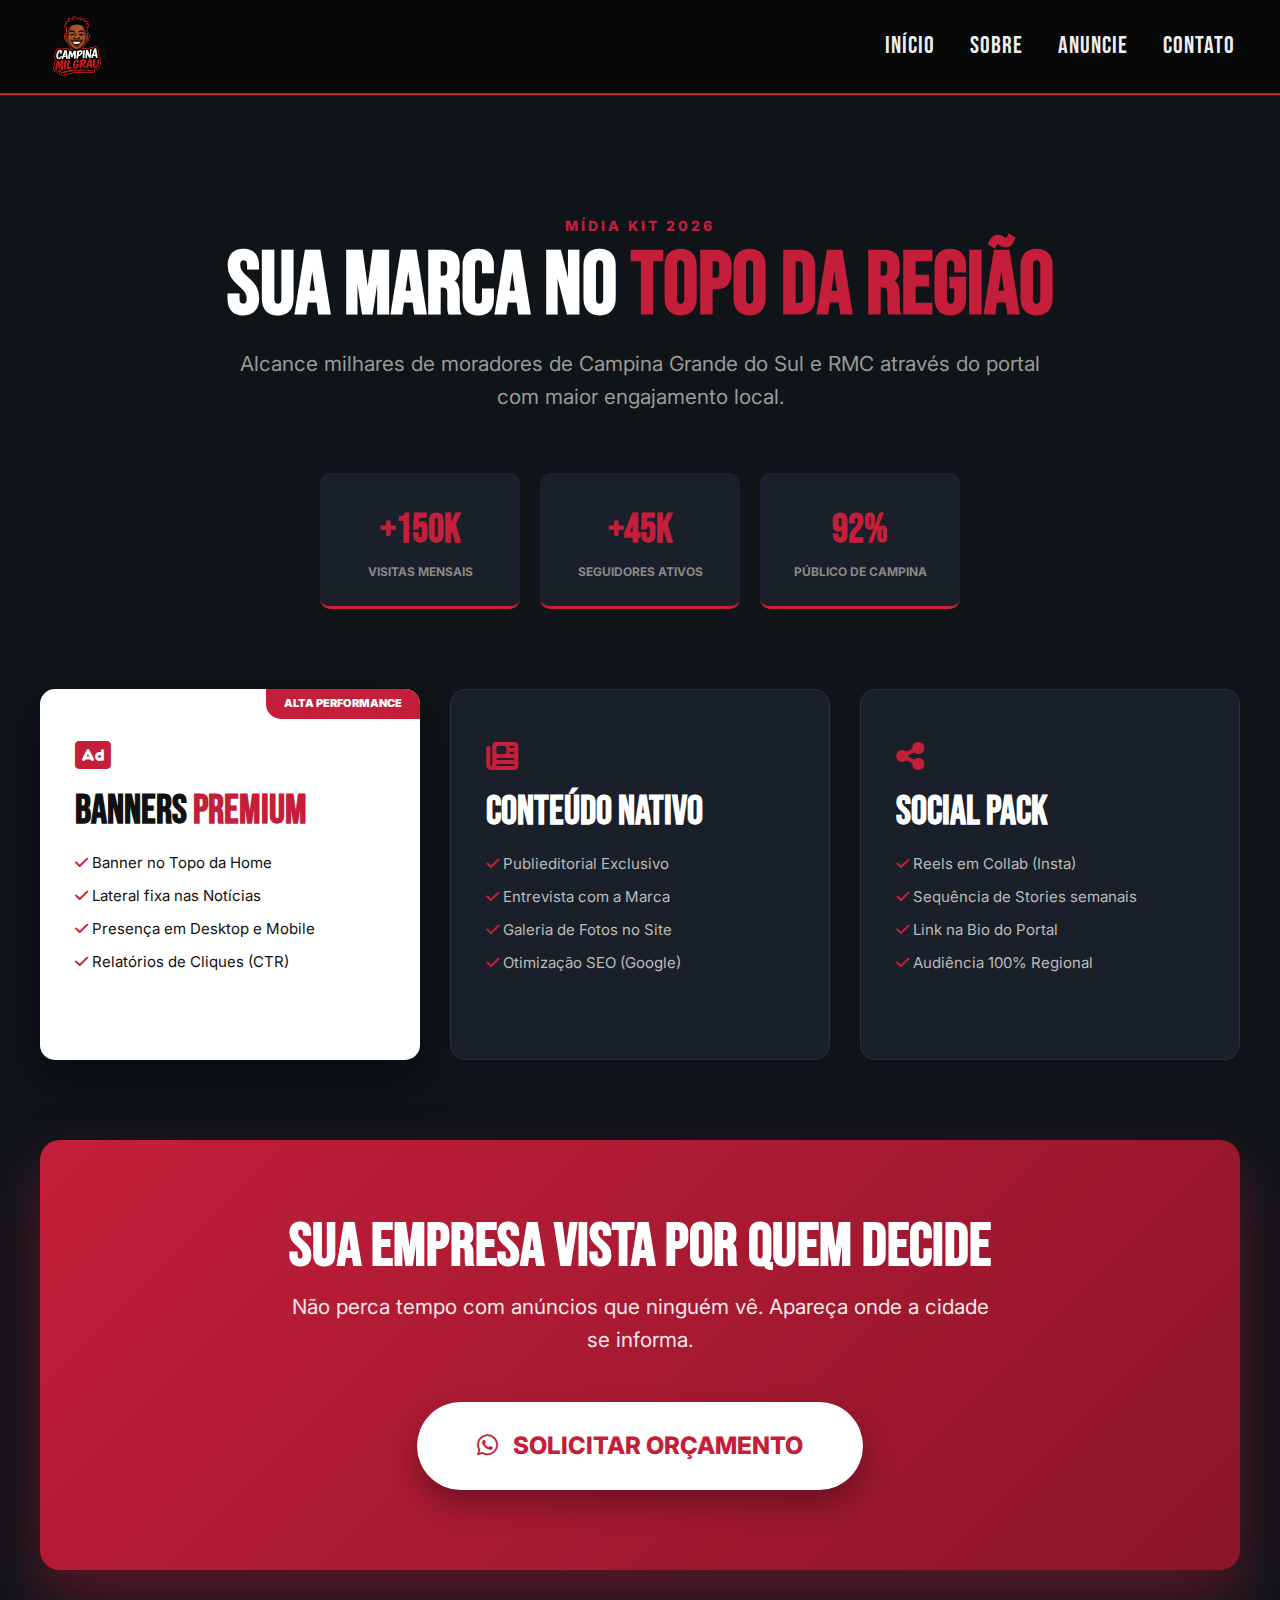
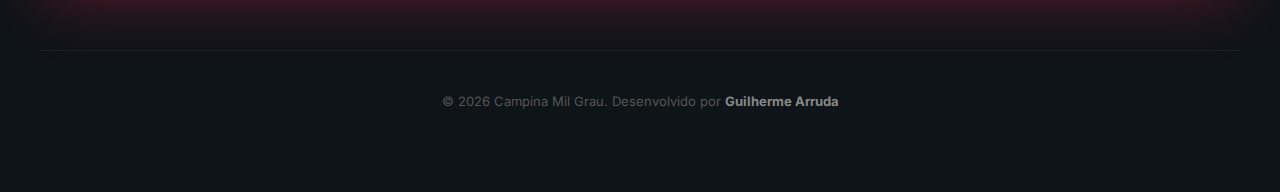
<file: anuncie.html>
<!DOCTYPE html>
<html lang="pt-br">
<head>
    <meta charset="UTF-8">
    <meta name="viewport" content="width=device-width, initial-scale=1.0">
    <title>Anuncie - Campina Mil Grau</title>
    <link href="https://fonts.googleapis.com/css2?family=Bebas+Neue&family=Inter:wght@400;700;800&display=swap" rel="stylesheet">
    <link rel="stylesheet" href="https://cdnjs.cloudflare.com/ajax/libs/font-awesome/6.5.1/css/all.min.css">
    <link rel="stylesheet" href="assets/css/styles.css">
</head>
<body style="background-color: #0f1419; color: white;">

    <header class="header">
        <div class="container navbar">
            <div class="logo">
                <a href="index.html"><img src="assets/images/logo.png" alt="Logo" style="height: 65px;"></a>
            </div>
            <nav class="nav-menu">
                <a href="index.html">Início</a>
                <a href="sobre.html">Sobre</a>
                <a href="anuncie.html" style="color: #c41e3a;">Anuncie</a>
                <a href="contato.html">Contato</a>
            </nav>
        </div>
    </header>

    <main class="container" style="padding: 120px 20px 80px 20px; text-align: center;">
        
        <p style="color: #c41e3a; font-weight: 800; letter-spacing: 3px; text-transform: uppercase; font-size: 14px; margin-bottom: 10px;">Mídia Kit 2026</p>
        <h1 style="font-family:'Bebas Neue', sans-serif; font-size: clamp(3rem, 10vw, 5.5rem); color: white; margin-bottom: 20px; line-height: 0.9;">
            SUA MARCA NO <span style="color: #c41e3a;">TOPO DA REGIÃO</span>
        </h1>
        <p style="font-size: 1.3rem; color: #999; max-width: 800px; margin: 0 auto 60px;">
            Alcance milhares de moradores de Campina Grande do Sul e RMC através do portal com maior engajamento local.
        </p>

        <div style="display: flex; flex-wrap: wrap; justify-content: center; gap: 20px; margin-bottom: 80px;">
            <div style="background: #1a2029; padding: 25px; border-radius: 10px; min-width: 200px; border-bottom: 3px solid #c41e3a;">
                <h2 style="font-family: 'Bebas Neue'; font-size: 2.5rem; color: #c41e3a;">+150K</h2>
                <p style="font-size: 12px; text-transform: uppercase; font-weight: 700; color: #888;">Visitas Mensais</p>
            </div>
            <div style="background: #1a2029; padding: 25px; border-radius: 10px; min-width: 200px; border-bottom: 3px solid #c41e3a;">
                <h2 style="font-family: 'Bebas Neue'; font-size: 2.5rem; color: #c41e3a;">+45K</h2>
                <p style="font-size: 12px; text-transform: uppercase; font-weight: 700; color: #888;">Seguidores Ativos</p>
            </div>
            <div style="background: #1a2029; padding: 25px; border-radius: 10px; min-width: 200px; border-bottom: 3px solid #c41e3a;">
                <h2 style="font-family: 'Bebas Neue'; font-size: 2.5rem; color: #c41e3a;">92%</h2>
                <p style="font-size: 12px; text-transform: uppercase; font-weight: 700; color: #888;">Público de Campina</p>
            </div>
        </div>

        <div style="display: grid; grid-template-columns: repeat(auto-fit, minmax(300px, 1fr)); gap: 30px; margin-bottom: 80px;">
            
            <div style="background: white; color: #111; padding: 50px 35px; border-radius: 15px; text-align: left; position: relative; transition: 0.3s; box-shadow: 0 20px 40px rgba(0,0,0,0.4);">
                <div style="background: #c41e3a; color: white; padding: 6px 18px; position: absolute; top: 0; right: 0; font-size: 11px; font-weight: 900; border-radius: 0 15px 0 15px; text-transform: uppercase;">Alta Performance</div>
                <i class="fas fa-ad" style="font-size: 2rem; color: #c41e3a; margin-bottom: 20px;"></i>
                <h3 style="font-family: 'Bebas Neue', sans-serif; font-size: 2.5rem; margin-bottom: 15px; line-height: 1;">BANNERS <span style="color: #c41e3a;">PREMIUM</span></h3>
                <ul style="margin-bottom: 30px; padding: 0; list-style: none; font-size: 15px; line-height: 2.2;">
                    <li><i class="fas fa-check" style="color: #c41e3a;"></i> Banner no Topo da Home</li>
                    <li><i class="fas fa-check" style="color: #c41e3a;"></i> Lateral fixa nas Notícias</li>
                    <li><i class="fas fa-check" style="color: #c41e3a;"></i> Presença em Desktop e Mobile</li>
                    <li><i class="fas fa-check" style="color: #c41e3a;"></i> Relatórios de Cliques (CTR)</li>
                </ul>
            </div>

            <div style="background: #1a2029; color: white; padding: 50px 35px; border-radius: 15px; border: 1px solid #2a2f38; text-align: left; transition: 0.3s;">
                <i class="fas fa-newspaper" style="font-size: 2rem; color: #c41e3a; margin-bottom: 20px;"></i>
                <h3 style="font-family: 'Bebas Neue', sans-serif; font-size: 2.5rem; margin-bottom: 15px; line-height: 1;">CONTEÚDO NATIVO</h3>
                <ul style="margin-bottom: 30px; padding: 0; list-style: none; font-size: 15px; line-height: 2.2; color: #bbb;">
                    <li><i class="fas fa-check" style="color: #c41e3a;"></i> Publieditorial Exclusivo</li>
                    <li><i class="fas fa-check" style="color: #c41e3a;"></i> Entrevista com a Marca</li>
                    <li><i class="fas fa-check" style="color: #c41e3a;"></i> Galeria de Fotos no Site</li>
                    <li><i class="fas fa-check" style="color: #c41e3a;"></i> Otimização SEO (Google)</li>
                </ul>
            </div>

            <div style="background: #1a2029; color: white; padding: 50px 35px; border-radius: 15px; border: 1px solid #2a2f38; text-align: left; transition: 0.3s;">
                <i class="fas fa-share-nodes" style="font-size: 2rem; color: #c41e3a; margin-bottom: 20px;"></i>
                <h3 style="font-family: 'Bebas Neue', sans-serif; font-size: 2.5rem; margin-bottom: 15px; line-height: 1;">SOCIAL PACK</h3>
                <ul style="margin-bottom: 30px; padding: 0; list-style: none; font-size: 15px; line-height: 2.2; color: #bbb;">
                    <li><i class="fas fa-check" style="color: #c41e3a;"></i> Reels em Collab (Insta)</li>
                    <li><i class="fas fa-check" style="color: #c41e3a;"></i> Sequência de Stories semanais</li>
                    <li><i class="fas fa-check" style="color: #c41e3a;"></i> Link na Bio do Portal</li>
                    <li><i class="fas fa-check" style="color: #c41e3a;"></i> Audiência 100% Regional</li>
                </ul>
            </div>
        </div>

        <div style="background: linear-gradient(135deg, #c41e3a 0%, #8b1529 100%); padding: 80px 40px; border-radius: 20px; color: white; box-shadow: 0 30px 60px rgba(196, 30, 58, 0.4);">
            <h2 style="font-family: 'Bebas Neue', sans-serif; font-size: 3.8rem; margin-bottom: 15px; line-height: 0.9;">SUA EMPRESA VISTA POR QUEM DECIDE</h2>
            <p style="margin-bottom: 45px; font-size: 1.3rem; opacity: 0.9; max-width: 700px; margin-left: auto; margin-right: auto;">
                Não perca tempo com anúncios que ninguém vê. Apareça onde a cidade se informa.
            </p>
            <a href="https://wa.me/+5541987648976" target="_blank" style="background: white; color: #c41e3a; font-size: 1.5rem; padding: 25px 60px; border-radius: 60px; font-weight: 800; text-decoration: none; display: inline-block; transition: 0.3s; box-shadow: 0 15px 30px rgba(0,0,0,0.3);">
                <i class="fab fa-whatsapp" style="margin-right: 10px;"></i> SOLICITAR ORÇAMENTO
            </a>
        </div>

        <div style="margin-top: 80px; padding-top: 40px; border-top: 1px solid #1a2029; color: #555; font-size: 13px;">
            <p>&copy; 2026 Campina Mil Grau. Desenvolvido por <a href="https://instagram.com/guiarrudaaaa" style="color: #888; font-weight: bold; text-decoration: none;">Guilherme Arruda</a></p>
        </div>
    </main>

</body>
</html>
</file>
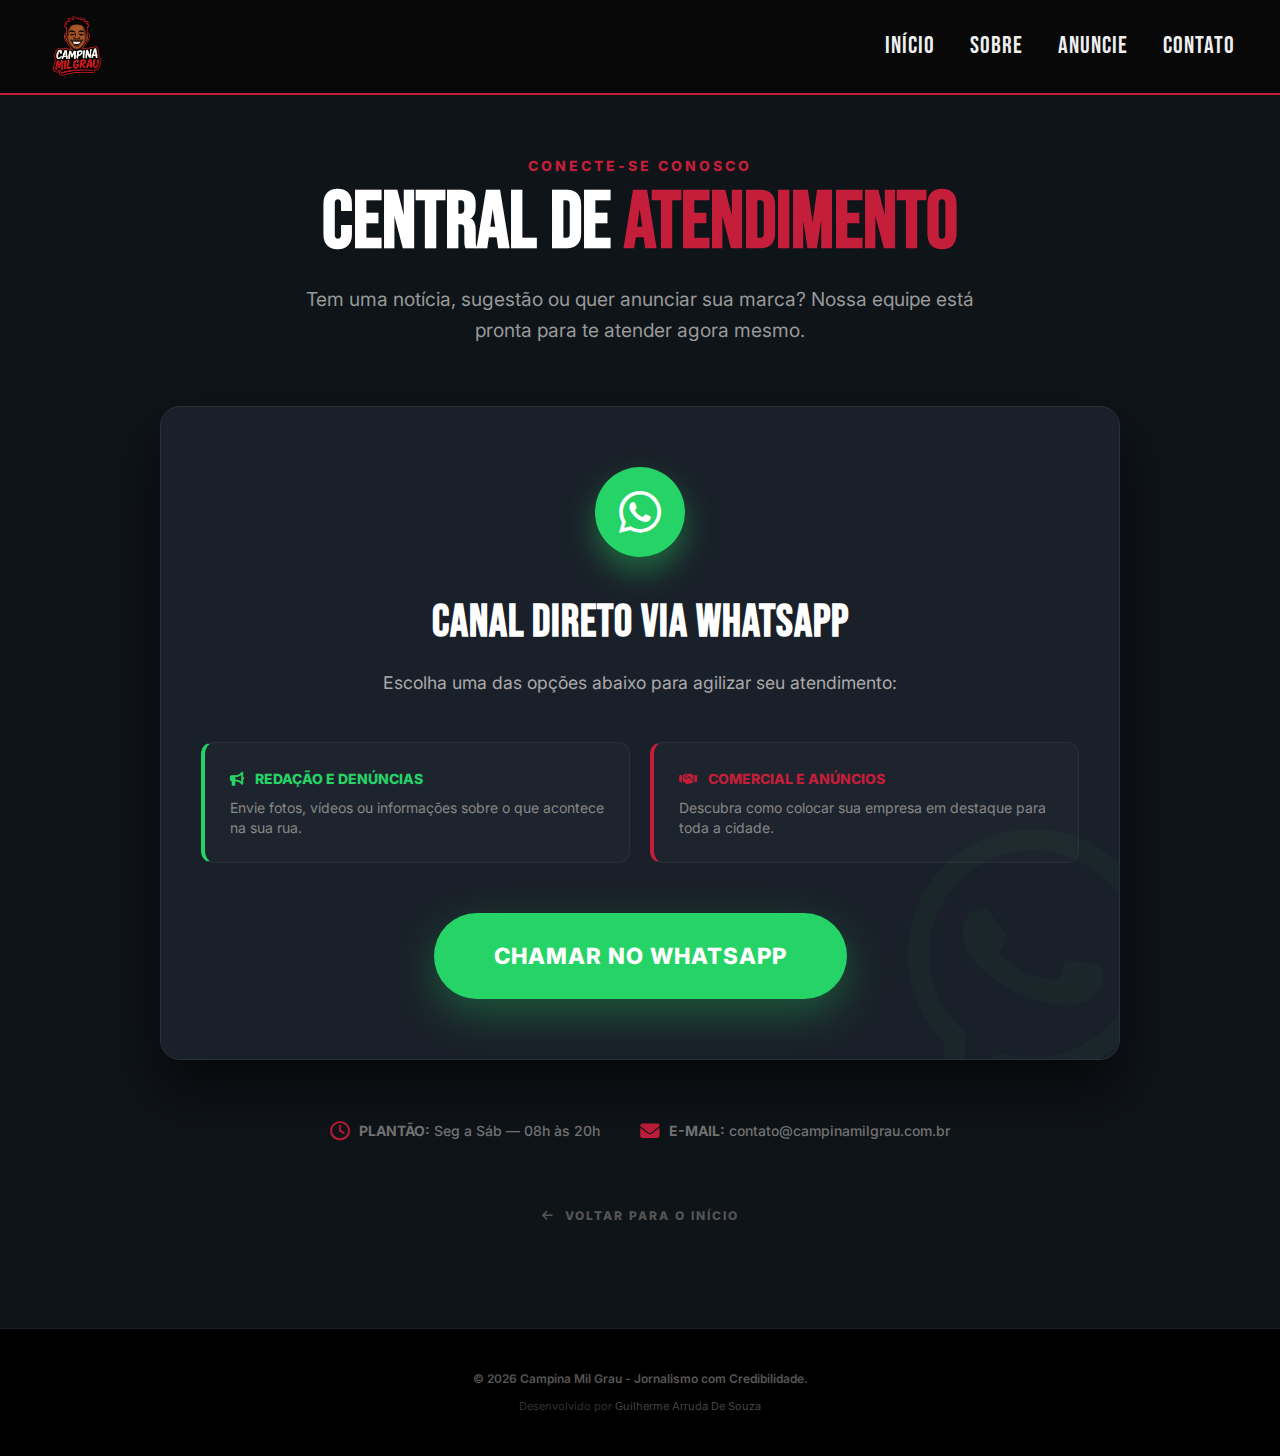
<file: contato.html>
<!DOCTYPE html>
<html lang="pt-br">
<head>
    <meta charset="UTF-8">
    <meta name="viewport" content="width=device-width, initial-scale=1.0">
    <title>Contato - Campina Mil Grau</title>
    <link href="https://fonts.googleapis.com/css2?family=Bebas+Neue&family=Inter:wght@400;700;800&display=swap" rel="stylesheet">
    <link rel="stylesheet" href="https://cdnjs.cloudflare.com/ajax/libs/font-awesome/6.5.1/css/all.min.css">
    <link rel="stylesheet" href="assets/css/styles.css">
</head>
<body style="background-color: #0f1419; color: white;">

    <header class="header">
        <div class="container navbar">
            <div class="logo">
                <a href="index.html"><img src="assets/images/logo.png" alt="Logo" style="height: 65px;"></a>
            </div>
            <nav class="nav-menu">
                <a href="index.html">Início</a>
                <a href="sobre.html">Sobre</a>
                <a href="anuncie.html">Anuncie</a>
                <a href="contato.html" style="color: #c41e3a;">Contato</a>
            </nav>
        </div>
    </header>

    <main class="container" style="padding: 60px 20px; max-width: 1000px; text-align: center;">
        
        <p style="color: #c41e3a; font-weight: 800; letter-spacing: 3px; text-transform: uppercase; font-size: 14px; margin-bottom: 10px;">Conecte-se conosco</p>
        <h1 style="font-family:'Bebas Neue', sans-serif; font-size: clamp(3rem, 10vw, 5rem); color: white; line-height: 0.9; margin-bottom: 25px;">
            CENTRAL DE <span style="color: #c41e3a;">ATENDIMENTO</span>
        </h1>
        <p style="font-size: 1.2rem; color: #999; max-width: 700px; margin: 0 auto 60px;">
            Tem uma notícia, sugestão ou quer anunciar sua marca? Nossa equipe está pronta para te atender agora mesmo.
        </p>

        <div style="background: #1a2029; border-radius: 20px; border: 1px solid #2a2f38; padding: 60px 40px; box-shadow: 0 30px 60px rgba(0,0,0,0.6); position: relative; overflow: hidden;">
            
            <i class="fab fa-whatsapp" style="position: absolute; right: -40px; bottom: -40px; font-size: 18rem; color: rgba(37, 211, 102, 0.03); transform: rotate(-15deg); pointer-events: none;"></i>

            <div style="position: relative; z-index: 2;">
                <div style="background: #25d366; width: 90px; height: 90px; border-radius: 50%; display: flex; align-items: center; justify-content: center; margin: 0 auto 30px; box-shadow: 0 15px 30px rgba(37, 211, 102, 0.4);">
                    <i class="fab fa-whatsapp" style="font-size: 3rem; color: white;"></i>
                </div>

                <h2 style="font-family: 'Bebas Neue'; font-size: 2.8rem; margin-bottom: 10px; letter-spacing: 1px;">CANAL DIRETO VIA WHATSAPP</h2>
                <p style="color: #aaa; margin-bottom: 45px; font-size: 1.1rem; font-weight: 400;">Escolha uma das opções abaixo para agilizar seu atendimento:</p>

                <div style="display: grid; grid-template-columns: repeat(auto-fit, minmax(240px, 1fr)); gap: 20px; text-align: left; margin-bottom: 50px;">
                    <div style="background: rgba(255,255,255,0.02); padding: 25px; border-radius: 12px; border: 1px solid rgba(255,255,255,0.05); border-left: 4px solid #25d366;">
                        <h4 style="color: #25d366; margin-bottom: 8px; font-family: 'Inter'; font-weight: 800; text-transform: uppercase; font-size: 14px;"><i class="fas fa-bullhorn" style="margin-right: 8px;"></i> Redação e Denúncias</h4>
                        <p style="font-size: 14px; color: #888; line-height: 1.4;">Envie fotos, vídeos ou informações sobre o que acontece na sua rua.</p>
                    </div>
                    <div style="background: rgba(255,255,255,0.02); padding: 25px; border-radius: 12px; border: 1px solid rgba(255,255,255,0.05); border-left: 4px solid #c41e3a;">
                        <h4 style="color: #c41e3a; margin-bottom: 8px; font-family: 'Inter'; font-weight: 800; text-transform: uppercase; font-size: 14px;"><i class="fas fa-handshake" style="margin-right: 8px;"></i> Comercial e Anúncios</h4>
                        <p style="font-size: 14px; color: #888; line-height: 1.4;">Descubra como colocar sua empresa em destaque para toda a cidade.</p>
                    </div>
                </div>

                <a href="https://wa.me/+5541987648976" target="_blank" style="background: #25d366; color: white; padding: 25px 60px; border-radius: 60px; font-weight: 800; font-size: 1.4rem; text-decoration: none; display: inline-block; transition: 0.3s; box-shadow: 0 15px 40px rgba(37, 211, 102, 0.3); text-transform: uppercase; letter-spacing: 1px;">
                    Chamar no WhatsApp
                </a>
            </div>
        </div>

        <div style="margin-top: 60px; display: flex; flex-wrap: wrap; justify-content: center; gap: 40px; color: #777; font-size: 14px; font-weight: 500;">
            <div style="display: flex; align-items: center; gap: 10px;">
                <i class="far fa-clock" style="color: #c41e3a; font-size: 1.2rem;"></i> <span><strong>PLANTÃO:</strong> Seg a Sáb — 08h às 20h</span>
            </div>
            <div style="display: flex; align-items: center; gap: 10px;">
                <i class="fas fa-envelope" style="color: #c41e3a; font-size: 1.2rem;"></i> <span><strong>E-MAIL:</strong> contato@campinamilgrau.com.br</span>
            </div>
        </div>

        <div style="margin-top: 60px; padding-bottom: 40px;">
            <a href="index.html" style="color: #555; text-decoration: none; font-weight: 800; font-size: 12px; text-transform: uppercase; letter-spacing: 2px; transition: 0.3s;" onmouseover="this.style.color='#c41e3a'" onmouseout="this.style.color='#555'">
                <i class="fas fa-arrow-left" style="margin-right: 5px;"></i> Voltar para o Início
            </a>
        </div>
    </main>

    <footer style="background: #000; padding: 40px 0; text-align: center; border-top: 1px solid #1a2029;">
        <p style="color: #555; font-size: 12px; font-weight: 600;">&copy; 2026 Campina Mil Grau - Jornalismo com Credibilidade.</p>
        <p style="color: #333; font-size: 11px; margin-top: 10px;">Desenvolvido por <span style="color: #444;">Guilherme Arruda De Souza</span></p>
    </footer>

</body>
</html>
</file>
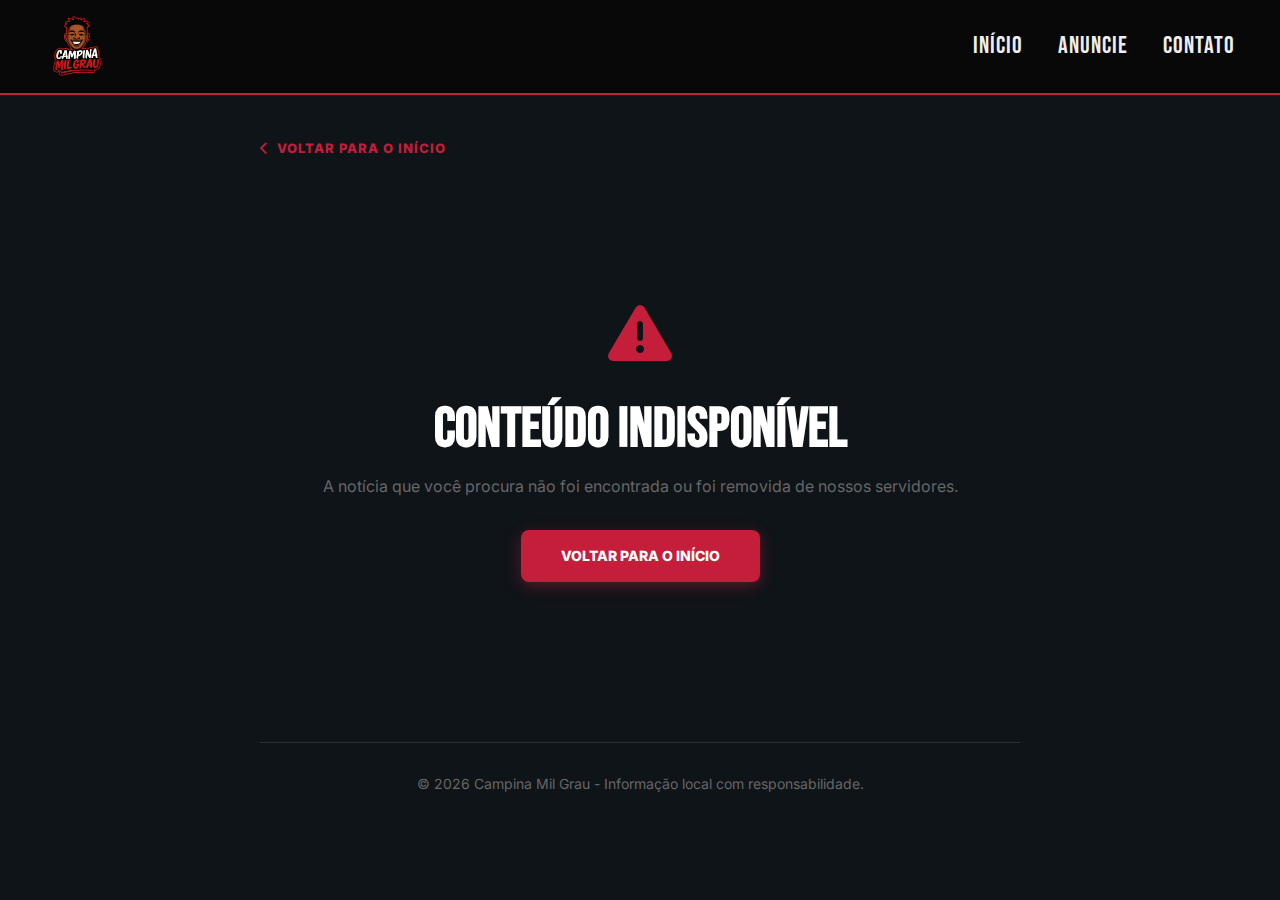
<file: noticia.html>
<!DOCTYPE html>
<html lang="pt-br">
<head>
    <meta charset="UTF-8">
    <meta name="viewport" content="width=device-width, initial-scale=1.0">
    <title>Notícia - Campina Mil Grau</title>
    <link href="https://fonts.googleapis.com/css2?family=Bebas+Neue&family=Inter:wght@400;600;700;800&display=swap" rel="stylesheet">
    <link rel="stylesheet" href="https://cdnjs.cloudflare.com/ajax/libs/font-awesome/6.5.1/css/all.min.css">
    <link rel="stylesheet" href="assets/css/styles.css">
</head>
<body style="background-color: #0f1419; color: white;">

    <header class="header">
        <div class="container navbar">
            <div class="logo">
                <a href="index.html"><img src="assets/images/logo.png" alt="Logo" style="height: 65px;"></a>
            </div>
            <nav class="nav-menu">
                <a href="index.html">Início</a>
                <a href="anuncie.html">Anuncie</a>
                <a href="contato.html">Contato</a>
            </nav>
        </div>
    </header>
    
    <main class="container" style="padding: 40px 20px; max-width: 800px;">
        <a href="index.html" style="color:#c41e3a; font-weight:800; text-decoration: none; display: inline-flex; align-items: center; gap: 8px; font-size: 13px; text-transform: uppercase; letter-spacing: 1px;">
            <i class="fas fa-chevron-left"></i> Voltar para o início
        </a>
        
        <article id="noticia-full" style="margin-top:40px;">
            </article>

        <div style="margin-top: 60px; padding-top: 30px; border-top: 1px solid #2a2f38; text-align: center;">
            <p style="color: #666; font-size: 14px;">© 2026 Campina Mil Grau - Informação local com responsabilidade.</p>
        </div>
    </main>

    <script src="assets/js/dados.js"></script>
    <script>
        // Lógica para pegar o ID da URL e buscar na nossa database (dados.js)
        const params = new URLSearchParams(window.location.search);
        const id = params.get('id');
        const n = noticias.find(x => x.id == id);
        
        const container = document.getElementById('noticia-full');

        if(n) {
            // Atualiza o Título da Página no Navegador
            document.title = `${n.titulo} | Campina Mil Grau`;

            container.innerHTML = `
                <header>
                    <span style="background:#c41e3a; color:white; padding:4px 12px; font-weight:800; text-transform:uppercase; font-size: 12px; border-radius:4px;">
                        ${n.categoria}
                    </span>
                    
                    <h1 style="font-family:'Bebas Neue', sans-serif; font-size: clamp(2.5rem, 8vw, 4rem); margin: 20px 0; line-height: 1; color: white;">
                        ${n.titulo}
                    </h1>
                    
                    <div style="display:flex; justify-content: space-between; align-items: center; flex-wrap: wrap; gap: 15px; color:#888; margin-bottom:30px; font-size: 13px; border-bottom: 1px solid #2a2f38; padding-bottom: 20px;">
                        <span><i class="far fa-calendar-alt"></i> ${n.data} • Campina Grande do Sul</span>
                        
                        <div style="display: flex; gap: 10px;">
                            <a href="#" style="color: #888;"><i class="fab fa-facebook-f"></i></a>
                            <a href="#" style="color: #888;"><i class="fab fa-twitter"></i></a>
                            <a href="#" style="color: #888;"><i class="fab fa-whatsapp"></i></a>
                        </div>
                    </div>
                </header>
                
                <figure style="margin: 0 0 35px 0;">
                    <img src="${n.imagem}" 
                         style="width:100%; border-radius:12px; border:1px solid #2a2f38; display: block; box-shadow: 0 10px 30px rgba(0,0,0,0.5);"
                         onerror="this.src='https://images.unsplash.com/photo-1585829365234-781fcd50330b?q=80&w=800'">
                    <figcaption style="font-size: 11px; color: #555; margin-top: 10px; text-align: right; font-style: italic;">
                        ${n.fonte}
                    </figcaption>
                </figure>

                <div class="noticia-texto" style="font-size: 1.2rem; line-height: 1.8; color: #d1d1d1; font-family: 'Inter', sans-serif;">
                    <p style="font-size: 1.4rem; color: white; font-weight: 600; line-height: 1.5; margin-bottom: 30px;">
                        ${n.resumo}
                    </p>
                    
                    <p style="margin-bottom: 20px;">
                        As informações colhidas pela nossa redação indicam que este fato impacta diretamente o cotidiano dos moradores da região. Medidas estão sendo tomadas pelas autoridades competentes para garantir a normalidade e segurança de todos os envolvidos.
                    </p>
                    
                    <p style="margin-bottom: 20px;">
                        Além disso, especialistas apontam que o cenário atual de 2026 favorece novos investimentos em infraestrutura e serviços básicos em Campina Grande do Sul, refletindo no crescimento econômico local observado nos últimos meses.
                    </p>
                    
                    <div style="background: #1a2029; padding: 30px; border-radius: 12px; border-left: 5px solid #c41e3a; margin: 45px 0; box-shadow: inset 0 0 20px rgba(0,0,0,0.2);">
                        <h4 style="margin-top:0; color: #c41e3a; font-family: 'Bebas Neue'; font-size: 1.8rem;">Acompanhe o Mil Grau</h4>
                        <p style="margin: 0; font-size: 1rem; color: #aaa;">Esta matéria será atualizada assim que novos fatos forem confirmados por nossa equipe de jornalismo. Ative as notificações no nosso Instagram para não perder nada.</p>
                    </div>

                    <p style="margin-bottom: 20px;">
                        Fique ligado no portal <strong>Campina Mil Grau</strong> para a cobertura completa dos fatos que acontecem em Campina Grande do Sul, Quatro Barras e toda a RMC.
                    </p>
                </div>
            `;
        } else {
            // Caso o ID não exista nos dados.js
            container.innerHTML = `
                <div style="text-align: center; padding: 100px 0;">
                    <i class="fas fa-exclamation-triangle" style="font-size: 4rem; color: #c41e3a; margin-bottom: 20px;"></i>
                    <h1 style="font-family:'Bebas Neue'; font-size: 3.5rem;">CONTEÚDO INDISPONÍVEL</h1>
                    <p style="color: #666; margin-bottom: 30px;">A notícia que você procura não foi encontrada ou foi removida de nossos servidores.</p>
                    <a href="index.html" class="btn btn-red" style="padding: 15px 40px;">VOLTAR PARA O INÍCIO</a>
                </div>`;
        }
    </script>
</body>
</html>
</file>
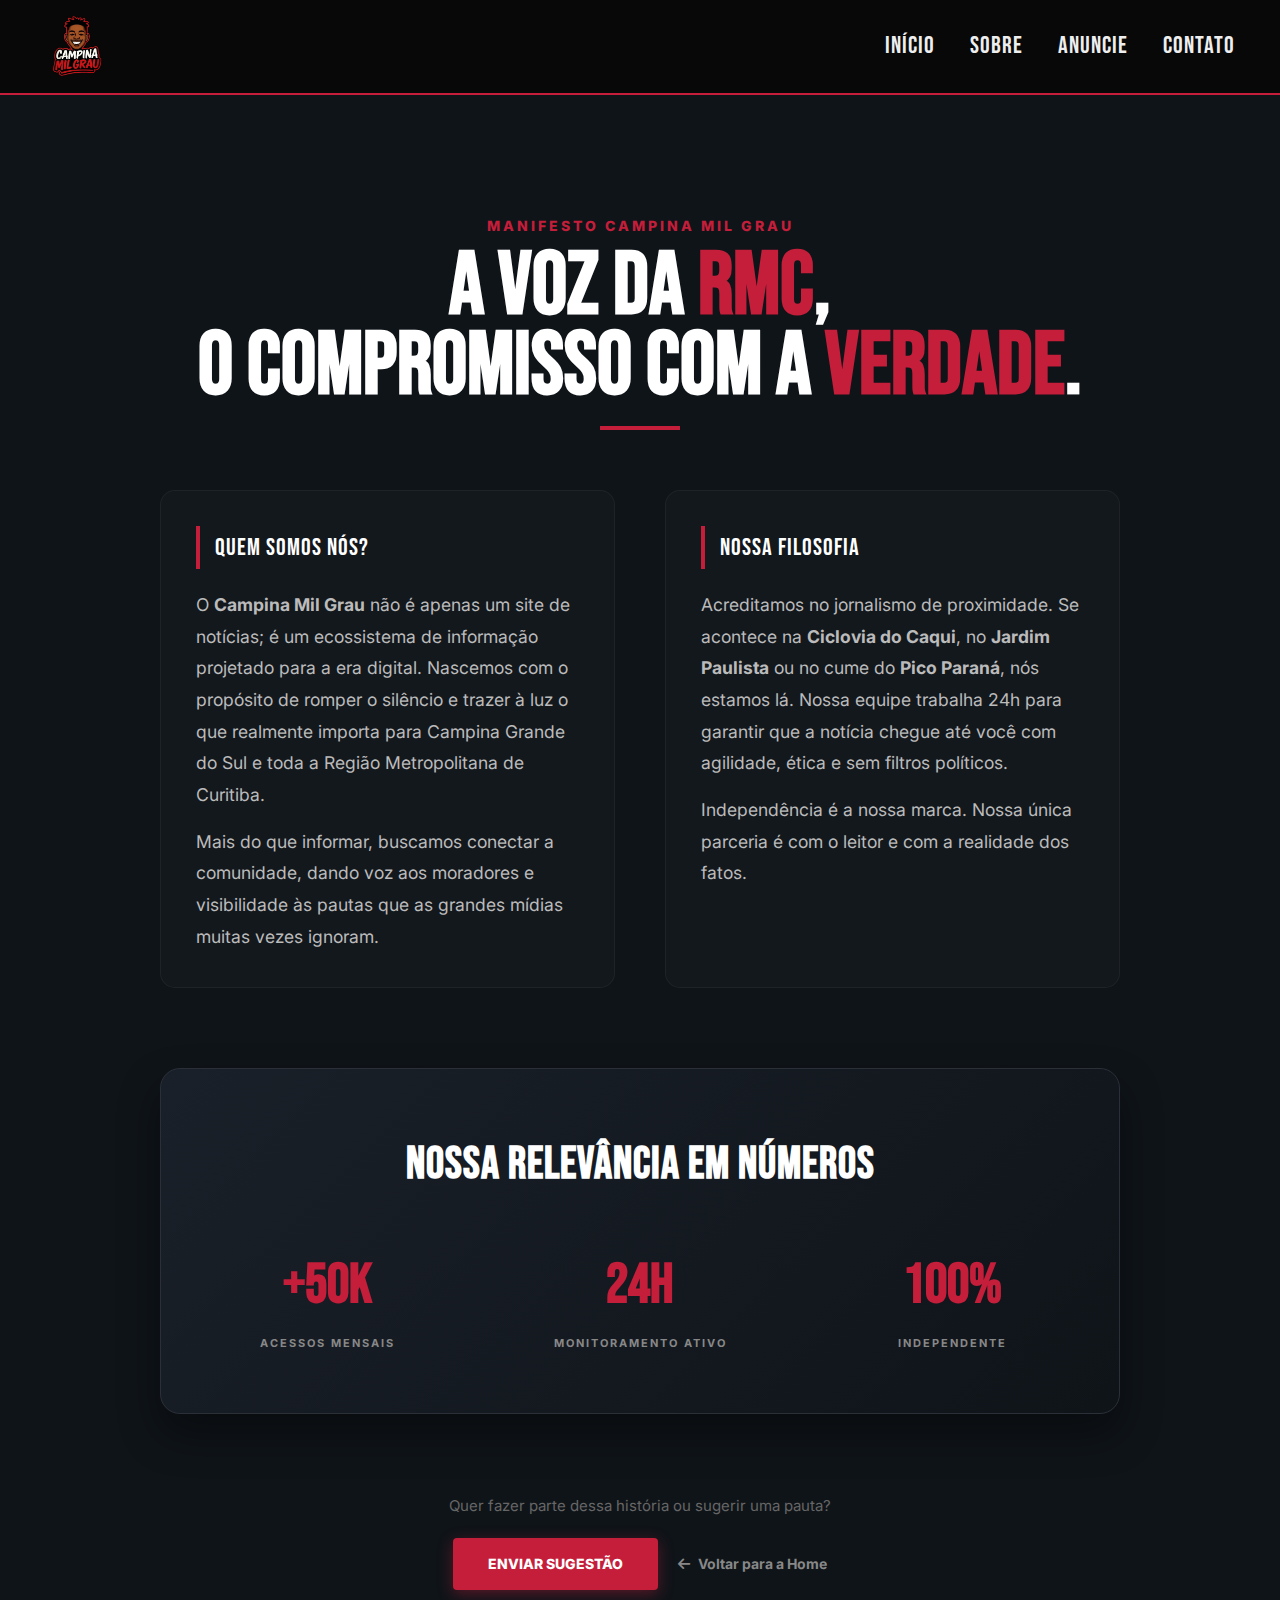
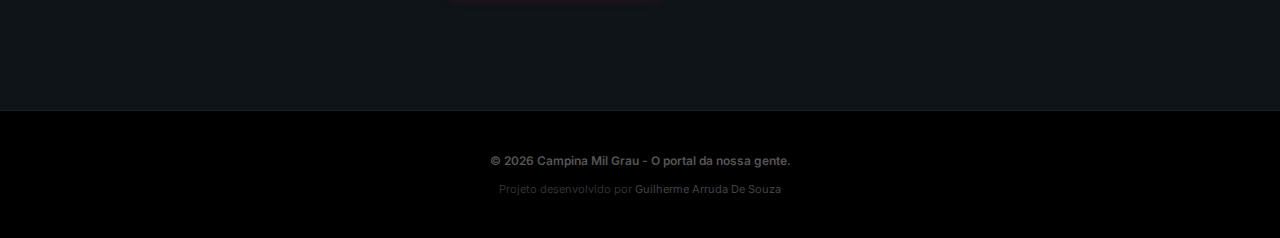
<file: sobre.html>
<!DOCTYPE html>
<html lang="pt-br">
<head>
    <meta charset="UTF-8">
    <meta name="viewport" content="width=device-width, initial-scale=1.0">
    <title>Sobre Nós | Campina Mil Grau</title>
    <link href="https://fonts.googleapis.com/css2?family=Bebas+Neue&family=Inter:wght@400;700;800&display=swap" rel="stylesheet">
    <link rel="stylesheet" href="https://cdnjs.cloudflare.com/ajax/libs/font-awesome/6.5.1/css/all.min.css">
    <link rel="stylesheet" href="assets/css/styles.css">
</head>
<body style="background-color: #0f1419; color: white;">

    <header class="header">
        <div class="container navbar">
            <div class="logo">
                <a href="index.html"><img src="assets/images/logo.png" alt="Logo" style="height: 65px;"></a>
            </div>
            <nav class="nav-menu">
                <a href="index.html">Início</a>
                <a href="sobre.html" style="color: #c41e3a;">Sobre</a>
                <a href="anuncie.html">Anuncie</a>
                <a href="contato.html">Contato</a>
            </nav>
        </div>
    </header>

    <main class="container" style="padding: 120px 20px 80px 20px; max-width: 1000px;">
        
        <div style="text-align: center; margin-bottom: 60px;">
            <p style="color: #c41e3a; font-weight: 800; letter-spacing: 3px; text-transform: uppercase; font-size: 14px; margin-bottom: 10px;">Manifesto Campina Mil Grau</p>
            <h1 style="font-family:'Bebas Neue', sans-serif; font-size: clamp(3rem, 10vw, 5.5rem); color: white; line-height: 0.9; margin-bottom: 20px;">
                A VOZ DA <span style="color: #c41e3a;">RMC</span>,<br>O COMPROMISSO COM A <span style="color: #c41e3a;">VERDADE</span>.
            </h1>
            <div style="width: 80px; height: 4px; background: #c41e3a; margin: 0 auto;"></div>
        </div>

        <div style="display: grid; grid-template-columns: repeat(auto-fit, minmax(320px, 1fr)); gap: 50px; color: #bbb; line-height: 1.8; font-size: 1.1rem; margin-top: 20px;">
            <div style="background: rgba(255,255,255,0.02); padding: 35px; border-radius: 15px; border: 1px solid rgba(255,255,255,0.05);">
                <p style="font-size: 1.5rem; color: white; font-family: 'Bebas Neue', sans-serif; letter-spacing: 1px; margin-bottom: 20px; border-left: 4px solid #c41e3a; padding-left: 15px;">QUEM SOMOS NÓS?</p>
                <p>O <strong>Campina Mil Grau</strong> não é apenas um site de notícias; é um ecossistema de informação projetado para a era digital. Nascemos com o propósito de romper o silêncio e trazer à luz o que realmente importa para Campina Grande do Sul e toda a Região Metropolitana de Curitiba.</p>
                <p style="margin-top: 15px;">Mais do que informar, buscamos conectar a comunidade, dando voz aos moradores e visibilidade às pautas que as grandes mídias muitas vezes ignoram.</p>
            </div>
            
            <div style="background: rgba(255,255,255,0.02); padding: 35px; border-radius: 15px; border: 1px solid rgba(255,255,255,0.05);">
                <p style="font-size: 1.5rem; color: white; font-family: 'Bebas Neue', sans-serif; letter-spacing: 1px; margin-bottom: 20px; border-left: 4px solid #c41e3a; padding-left: 15px;">NOSSA FILOSOFIA</p>
                <p>Acreditamos no jornalismo de proximidade. Se acontece na <strong>Ciclovia do Caqui</strong>, no <strong>Jardim Paulista</strong> ou no cume do <strong>Pico Paraná</strong>, nós estamos lá. Nossa equipe trabalha 24h para garantir que a notícia chegue até você com agilidade, ética e sem filtros políticos.</p>
                <p style="margin-top: 15px;">Independência é a nossa marca. Nossa única parceria é com o leitor e com a realidade dos fatos.</p>
            </div>
        </div>

        <div style="margin-top: 80px; padding: 60px 30px; background: linear-gradient(135deg, #1a2029 0%, #0f1419 100%); border-radius: 20px; border: 1px solid #2a2f38; text-align: center; box-shadow: 0 20px 40px rgba(0,0,0,0.4);">
            <h2 style="font-family: 'Bebas Neue', sans-serif; font-size: 2.8rem; color: white; margin-bottom: 40px; letter-spacing: 1px;">NOSSA RELEVÂNCIA EM NÚMEROS</h2>
            
            <div style="display: flex; flex-wrap: wrap; justify-content: space-around; gap: 40px;">
                <div style="flex: 1; min-width: 150px;">
                    <p style="font-size: 3.5rem; font-weight: 800; color: #c41e3a; margin-bottom: 5px; font-family: 'Bebas Neue';">+50K</p>
                    <p style="font-size: 11px; text-transform: uppercase; letter-spacing: 2px; color: #888; font-weight: 700;">Acessos Mensais</p>
                </div>
                <div style="flex: 1; min-width: 150px;">
                    <p style="font-size: 3.5rem; font-weight: 800; color: #c41e3a; margin-bottom: 5px; font-family: 'Bebas Neue';">24H</p>
                    <p style="font-size: 11px; text-transform: uppercase; letter-spacing: 2px; color: #888; font-weight: 700;">Monitoramento Ativo</p>
                </div>
                <div style="flex: 1; min-width: 150px;">
                    <p style="font-size: 3.5rem; font-weight: 800; color: #c41e3a; margin-bottom: 5px; font-family: 'Bebas Neue';">100%</p>
                    <p style="font-size: 11px; text-transform: uppercase; letter-spacing: 2px; color: #888; font-weight: 700;">Independente</p>
                </div>
            </div>
        </div>
        
        <div style="text-align: center; margin-top: 80px; padding-bottom: 40px;">
            <p style="color: #666; margin-bottom: 20px; font-size: 15px;">Quer fazer parte dessa história ou sugerir uma pauta?</p>
            <div style="display: flex; justify-content: center; gap: 20px; flex-wrap: wrap;">
                <a href="contato.html" class="btn btn-red" style="padding: 15px 35px; text-decoration: none; border-radius: 4px; background: #c41e3a; font-weight: 800; text-transform: uppercase; font-size: 14px;">Enviar Sugestão</a>
                <a href="index.html" style="color: #888; font-weight: bold; text-decoration: none; display: flex; align-items: center; gap: 8px; font-size: 14px;">
                    <i class="fas fa-arrow-left"></i> Voltar para a Home
                </a>
            </div>
        </div>
    </main>

    <footer style="background: #000; padding: 40px 0; text-align: center; border-top: 1px solid #1a2029;">
        <p style="color: #555; font-size: 12px; font-weight: 600;">&copy; 2026 Campina Mil Grau - O portal da nossa gente.</p>
        <p style="color: #333; font-size: 11px; margin-top: 10px;">Projeto desenvolvido por <span style="color: #444;">Guilherme Arruda De Souza</span></p>
    </footer>

</body>
</html>
</file>
<file: assets/css/styles.css>
/* [VARIÁVEIS E BASE] */
:root {
    --primary: #c41e3a;      
    --primary-hover: #e62244;
    --dark-bg: #0f1419;      
    --header-h: 95px; 
    --transition-smooth: all 0.3s cubic-bezier(0.4, 0, 0.2, 1);
}

* { margin: 0; padding: 0; box-sizing: border-box; text-decoration: none !important; }

body { 
    background-color: var(--dark-bg); 
    color: white; 
    font-family: 'Inter', sans-serif; 
    line-height: 1.6;
    overflow-x: hidden;
}

.container { max-width: 1240px; margin: 0 auto; padding: 0 25px; }

/* [HEADER & NAVBAR] */
.header {
    background: #080808;
    height: var(--header-h);
    display: flex;
    align-items: center;
    border-bottom: 2px solid var(--primary);
    position: sticky;
    top: 0;
    z-index: 1000;
    transition: var(--transition-smooth);
}

.navbar { display: flex; justify-content: space-between; align-items: center; width: 100%; }
.logo img { height: 68px; display: block; transition: var(--transition-smooth); }

.nav-menu { display: flex; align-items: center; }
.nav-menu a { 
    font-family: 'Bebas Neue'; 
    font-size: 1.5rem; 
    margin-left: 35px; 
    color: #eee !important; 
    letter-spacing: 1px;
    transition: var(--transition-smooth);
}
.nav-menu a:hover { color: var(--primary) !important; transform: translateY(-2px); }

.mobile-menu-icon {
    display: none;
    background: none;
    border: none;
    color: white;
    font-size: 30px;
    cursor: pointer;
}

/* [TICKER URGENTE] */
.ticker-wrapper {
    background: #111;
    height: 40px;
    display: flex;
    align-items: center;
    overflow: hidden;
    border-bottom: 1px solid #222;
}
.ticker-label {
    background: var(--primary);
    padding: 0 25px;
    height: 100%;
    display: flex;
    align-items: center;
    font-weight: 800;
    font-size: 13px;
    z-index: 10;
}
.ticker-content { flex: 1; overflow: hidden; display: flex; align-items: center; }
.ticker-text {
    display: inline-block;
    white-space: nowrap;
    /* Mudei de 55s para 30s - ajuste conforme o gosto */
    animation: scroll-ticker 30s linear infinite;
}
.ticker-text span { padding: 0 60px; font-size: 14px; color: #bbb; }

@keyframes scroll-ticker {
    from { transform: translateX(100%); }
    to { transform: translateX(-100%); }
}

/* [HERO CARROSSEL] */
.hero-slider {
    width: 100%;
    height: 85vh;
    background: #000;
    position: relative;
    overflow: hidden;
}

.swiper-slide.hero {
    display: flex !important;
    align-items: center;
    justify-content: center;
    background-size: cover;
    background-position: center;
    background-repeat: no-repeat;
    text-align: center;
    padding: 80px 20px 120px;
    position: relative;
    visibility: hidden;
}

.swiper-slide-active.hero { visibility: visible; }

.swiper-slide.hero::before {
    content: '';
    position: absolute;
    top: 0; left: 0; width: 100%; height: 100%;
    background: linear-gradient(to bottom, rgba(15, 20, 25, 0.8) 0%, rgba(15, 20, 25, 0.4) 40%, rgba(15, 20, 25, 0.4) 60%, var(--dark-bg) 100%);
    z-index: 1;
}

.hero-content { max-width: 950px; z-index: 10; position: relative; }

.hero-tagline {
    font-weight: 800;
    letter-spacing: 3px;
    color: var(--primary);
    margin-bottom: 10px;
    font-size: 14px;
    text-shadow: 2px 2px 4px rgba(0,0,0,0.8);
}

.hero-content h1 { 
    font-family: 'Bebas Neue'; 
    font-size: clamp(3rem, 10vw, 5.5rem); 
    margin: 15px 0; 
    line-height: 1.1; 
    color: white; 
    letter-spacing: 1px;
    text-shadow: 2px 2px 0px #000, 4px 4px 15px rgba(0,0,0,0.9); 
}
.hero-content h1 span { color: var(--primary); }

.hero-subtitle { 
    font-size: 1.4rem; 
    color: #ffffff; 
    max-width: 750px; 
    margin: 0 auto 40px; 
    font-weight: 600; 
    text-shadow: 2px 2px 8px rgba(0,0,0,1);
    line-height: 1.4;
}

.hero-btns { display: flex; gap: 20px; justify-content: center; margin-bottom: 10px; }

/* [SWIPER CONTROLS] */
.swiper-button-next, .swiper-button-prev {
    color: var(--primary) !important;
    background: rgba(0,0,0,0.5);
    width: 50px !important;
    height: 50px !important;
    border-radius: 50%;
    z-index: 10;
    top: 50% !important;
    transform: translateY(-50%);
}
.swiper-button-next::after, .swiper-button-prev::after { font-size: 18px !important; font-weight: bold; }

.swiper-pagination { bottom: 35px !important; z-index: 10; }
.swiper-pagination-bullet { background: #fff !important; opacity: 0.5; }
.swiper-pagination-bullet-active {
    background: var(--primary) !important;
    opacity: 1;
    width: 30px;
    border-radius: 5px;
}

/* [BOTÕES] */
.btn { 
    padding: 18px 45px; 
    border-radius: 8px; 
    font-weight: 800; 
    text-transform: uppercase; 
    font-size: 14px; 
    transition: var(--transition-smooth); 
    cursor: pointer; 
    display: inline-block;
    border: none;
}
.btn-red { background: var(--primary) !important; color: white !important; box-shadow: 0 4px 15px rgba(196, 30, 58, 0.4); }
.btn-red:hover { background: var(--primary-hover) !important; transform: translateY(-3px); }

.btn-outline { background: white !important; color: black !important; }
.btn-outline:hover { background: #f0f0f0 !important; transform: translateY(-3px); }

/* [CATEGORIAS CENTRALIZADAS] */
.category-section { 
    padding: 50px 25px 30px; 
    margin-top: -50px; 
    position: relative; 
    z-index: 100;
    width: 100%;
    /* Garante que o container pai alinhe tudo ao centro */
    display: flex;
    flex-direction: column;
    align-items: center; 
}

.category-links { 
    display: flex; 
    flex-wrap: wrap; 
    gap: 10px;           
    justify-content: center; 
    align-items: center;
    width: 100%;
    max-width: 400px; /* Reduzi para garantir que quebre 2 em cima e 2 embaixo no mobile */
    margin: 0 auto;
}

.cat-pill { 
    background: #1a2029; 
    border: 1px solid #333; 
    color: #fff; 
    padding: 12px 0;    /* Padding lateral zero para controlar pela largura fixa */
    border-radius: 10px; 
    font-weight: 700; 
    cursor: pointer; 
    transition: var(--transition-smooth);
    
    /* O SEGREDO DO ALINHAMENTO: */
    min-width: 120px;   /* Todos os botões terão no mínimo este tamanho */
    text-align: center; /* Centraliza o texto dentro do botão */
    flex: 0 1 auto;     /* Impede que o botão estique além do necessário */
}

/* [TÍTULOS DAS SEÇÕES CENTRALIZADOS] */
.section-header {
    text-align: center;
    display: flex;
    flex-direction: column;
    align-items: center;
    margin-bottom: 50px;
}

.title-line { 
    width: 80px; 
    height: 6px; 
    background: var(--primary); 
    margin: 0 auto; /* Garante que a linha vermelha fique no centro */
    border-radius: 2px; 
}

/* Ajuste específico para o grid de notícias não quebrar o alinhamento */
.news-grid { 
    display: grid; 
    grid-template-columns: repeat(auto-fill, minmax(350px, 1fr)); 
    gap: 40px; 
    justify-content: center; /* Centraliza os cards caso a última linha tenha poucos */
}
.cat-pill { 
    background: #1a2029; border: 1px solid #333; color: #fff; padding: 14px 28px; 
    border-radius: 10px; font-weight: 700; cursor: pointer; transition: var(--transition-smooth);
}
.cat-pill.active { background: var(--primary); border-color: var(--primary); }

/* [CARROSSEL DE PATROCINADORES - DESIGN REFINADO] */
.partners-carousel-wrapper {
    background: #ffffff;
    padding: 35px 0; /* Mais respiro vertical para elegância */
    margin: 30px 25px 60px;
    border-radius: 20px;
    box-shadow: 0 15px 35px rgba(0,0,0,0.15); /* Sombra mais suave e moderna */
    border: 1px solid rgba(0,0,0,0.05);
    overflow: hidden;
    position: relative;
    display: flex;
    align-items: center;
}

/* Criando um efeito de fade nas bordas para as logos não sumirem do nada */
.partners-carousel-wrapper::before,
.partners-carousel-wrapper::after {
    content: "";
    position: absolute;
    top: 0;
    width: 100px;
    height: 100%;
    z-index: 2;
    pointer-events: none;
}
.partners-carousel-wrapper::before {
    left: 0;
    background: linear-gradient(to right, white, rgba(255,255,255,0));
}
.partners-carousel-wrapper::after {
    right: 0;
    background: linear-gradient(to left, white, rgba(255,255,255,0));
}

.partners-slider .swiper-wrapper {
    display: flex !important;
    align-items: center !important; /* Alinhamento vertical cirúrgico */
    transition-timing-function: linear !important;
}

.partner-logo {
    display: flex !important;
    justify-content: center;
    align-items: center;
    padding: 0 10px;
}

.partner-logo img {
    max-height: 65px; /* Tamanho equilibrado (nem gigante, nem minúsculo) */
    width: auto;
    object-fit: contain;
    line-height: 0;
    /* Um leve filtro para as logos não gritarem tanto, que sai no hover */
    filter: grayscale(20%) opacity(0.8);
    transition: all 0.4s ease;
}

.partner-logo img:hover {
    filter: grayscale(0%) opacity(1);
    transform: scale(1.08); /* Aumento suave ao passar o mouse */
}

@media (max-width: 768px) {
    .partners-carousel-wrapper { 
        margin: 20px 15px; 
        padding: 25px 0;
    }
    .partner-logo img { max-height: 45px; }
}

/* [NOTÍCIAS] */
.section-padding { padding: 60px 0; }
.section-title { font-family: 'Bebas Neue'; font-size: 3.2rem; letter-spacing: 1px; margin-bottom: 12px; color: #fff; }
.title-line { width: 80px; height: 6px; background: var(--primary); margin-bottom: 50px; border-radius: 2px; }

.news-grid { display: grid; grid-template-columns: repeat(auto-fill, minmax(350px, 1fr)); gap: 40px; }

.news-card { 
    background: #ffffff; border-radius: 12px; overflow: hidden; transition: var(--transition-smooth); 
    height: 100%; display: flex; flex-direction: column; box-shadow: 0 10px 30px rgba(0,0,0,0.3);
}

.news-card:hover { transform: translateY(-12px); box-shadow: 0 15px 45px rgba(196, 30, 58, 0.25); }

.card-img-container { width: 100%; height: 230px; overflow: hidden; position: relative; background-color: #111; }
.card-img-container img { width: 100%; height: 100%; object-fit: cover; transition: transform 0.8s ease; }
.news-card:hover .card-img-container img { transform: scale(1.1); }

.card-category {
    position: absolute; top: 15px; left: 15px; background: var(--primary); color: white;
    padding: 5px 12px; font-size: 11px; font-weight: 800; text-transform: uppercase; border-radius: 4px; z-index: 5;
}

.news-content { padding: 25px; flex-grow: 1; display: flex; flex-direction: column; color: #1a1a1a; }
.news-title { font-family: 'Bebas Neue', sans-serif; font-size: 1.85rem; line-height: 1.2; margin-bottom: 15px; color: #080808; }
.news-card:hover .news-title { color: var(--primary); }

.news-resumo { font-size: 14.5px; color: #444; line-height: 1.5; margin-bottom: 25px; display: -webkit-box; -webkit-line-clamp: 4; -webkit-box-orient: vertical; overflow: hidden; }

.news-footer { margin-top: auto; padding-top: 20px; border-top: 1px solid #eee; display: flex; justify-content: space-between; align-items: center; font-size: 12px; color: #888; font-weight: 600; }
.read-more-link { color: var(--primary); font-weight: 900; text-transform: uppercase; }

/* [FOOTER] */
.footer { background: #050505; padding: 80px 0 40px; border-top: 4px solid var(--primary); margin-top: 80px; }
.footer-grid { display: grid; grid-template-columns: repeat(auto-fit, minmax(250px, 1fr)); gap: 50px; }
.footer-column h4 { font-family: 'Bebas Neue'; font-size: 1.8rem; color: var(--primary); margin-bottom: 25px; }
.footer-logo { height: 70px; margin-bottom: 20px; }
.footer-column p { color: #aaa; font-size: 14px; line-height: 1.8; }

.footer-column ul { list-style: none; padding: 0; }
.footer-column ul li { margin-bottom: 12px; }
.footer-column ul li a { color: #ffffff !important; font-size: 15px; transition: var(--transition-smooth); }
.footer-column ul li a:hover { color: var(--primary) !important; padding-left: 8px; }

.social-icons { display: flex; gap: 15px; margin-top: 15px; }
.social-btn { width: 45px; height: 45px; display: flex; align-items: center; justify-content: center; border-radius: 8px; color: white !important; font-size: 1.2rem; transition: var(--transition-smooth); }
.social-btn.insta { background: linear-gradient(45deg, #f09433 0%, #dc2743 50%, #bc1888 100%) !important; }
.social-btn.fb { background: #1877F2 !important; }
.social-btn.wa { background: #25d366 !important; }

.footer-bottom { text-align: center; margin-top: 60px; padding-top: 30px; border-top: 1px solid #1a2029; color: #666; font-size: 14px; }
.dev-credit a { color: #fff !important; font-weight: 700; }

/* [WHATSAPP] */
.whatsapp-float { position: fixed; width: 60px; height: 60px; bottom: 30px; right: 30px; background: #25d366; border-radius: 50%; display: flex; align-items: center; justify-content: center; font-size: 30px; z-index: 9999; color: white !important; box-shadow: 2px 2px 10px rgba(0,0,0,0.5); }

/* [RESPONSIVIDADE] */
@media (max-width: 768px) {
    .mobile-menu-icon { display: block; }
    .nav-menu { display: none; flex-direction: column; position: absolute; top: 100%; left: 0; width: 100%; background: #080808; padding: 20px; border-bottom: 3px solid var(--primary); }
    .nav-menu.active { display: flex; }
    .nav-menu a { margin: 10px 0; font-size: 1.8rem; margin-left: 0; }
    .hero-content h1 { font-size: 2.8rem; }
    .partners-carousel-wrapper { margin: 10px 15px 30px; min-height: 90px; }
    .partner-logo img { max-height: 40px; }
}
/* Força a exibição imediata de todas as logos em linha */
.partners-slider .swiper-wrapper {
    display: flex !important; /* Força ficar um do lado do outro antes do Swiper */
    flex-direction: row;
    flex-wrap: nowrap;
    transition-timing-function: linear !important;
}

.partners-slider .swiper-slide {
    width: auto !important; /* Garante que não fiquem esmagadas */
    min-width: 150px;       /* Dá um espaço mínimo para cada uma */
    display: flex;
    justify-content: center;
    align-items: center;
}

/* Evita que o container "pule" ou mude de tamanho */
.partners-carousel-wrapper {
    min-height: 110px;
    overflow: hidden; 
    background: #ffffff;
    visibility: visible !important;
    opacity: 1 !important;
}
/* Força o efeito de "esteira" contínua e suave */
.partners-slider .swiper-wrapper {
    transition-timing-function: linear !important;
    margin: 0 auto;
}

/* Garante que as logos não fiquem cortadas durante o movimento */
.partner-logo {
    display: flex !important;
    justify-content: center;
    align-items: center;
}
/* [DESIGN PARA DOIS PARCEIROS APENAS] */
.partners-static-section {
    padding: 60px 0;
    background: #fbfbfb;
    margin: 30px 0;
}

.partners-dual-display {
    display: flex;
    justify-content: center;
    gap: 40px;
    margin-top: 40px;
}

.partner-card.big-card {
    background: #ffffff;
    width: 320px; /* Mais largo para dar destaque */
    height: 180px;
    display: flex;
    flex-direction: column;
    align-items: center;
    justify-content: center;
    border-radius: 20px;
    padding: 30px;
    box-shadow: 0 10px 30px rgba(0,0,0,0.08);
    transition: all 0.4s cubic-bezier(0.175, 0.885, 0.32, 1.275);
    border: 2px solid transparent;
    text-decoration: none;
}

.partner-card.big-card:hover {
    transform: translateY(-12px);
    border-color: #c41e3a;
    box-shadow: 0 15px 45px rgba(196, 30, 58, 0.15);
}

.partner-card.big-card img {
    max-height: 90px;
    width: auto;
    object-fit: contain;
    transition: 0.4s;
}

.view-more {
    margin-top: 15px;
    font-family: 'Inter', sans-serif;
    font-size: 14px;
    font-weight: 700;
    color: #c41e3a;
    text-transform: uppercase;
    letter-spacing: 1px;
    opacity: 0;
    transition: 0.3s;
}

.partner-card.big-card:hover .view-more {
    opacity: 1;
}

/* Responsivo para celular */
@media (max-width: 768px) {
    .partners-dual-display {
        flex-direction: column;
        align-items: center;
        gap: 20px;
    }
    
    .partner-card.big-card {
        width: 100%;
        max-width: 300px;
        height: 160px;
    }
}.partners-vip-section {
    position: relative;
    padding: 80px 0;
    background: #0a0a0a;
    overflow: hidden;
    margin: 40px 0;
}

.ambient-light {
    position: absolute;
    top: 50%; left: 50%;
    width: 500px; height: 500px;
    background: radial-gradient(circle, rgba(196, 30, 58, 0.2) 0%, rgba(0,0,0,0) 70%);
    transform: translate(-50%, -50%);
    pointer-events: none;
}

.vip-header { text-align: center; margin-bottom: 50px; position: relative; z-index: 2; }
.vip-badge { background: #c41e3a; color: #fff; padding: 4px 12px; border-radius: 4px; font-size: 11px; font-weight: 800; letter-spacing: 2px; }
.vip-title { font-family: 'Bebas Neue', cursive; font-size: 3.5rem; color: #fff; margin-top: 10px; }

.vip-grid { display: flex; justify-content: center; gap: 30px; flex-wrap: wrap; position: relative; z-index: 2; }

/* =========================================
   VIP PARTNERS - DESIGN FINAL EXTRAORDINÁRIO
   ========================================= */

.partners-vip-section {
    position: relative;
    padding: 80px 0;
    background: #0a0a0a;
    overflow: hidden;
    margin: 40px 0;
}

.ambient-light {
    position: absolute;
    top: 50%; left: 50%;
    width: 600px; height: 600px;
    background: radial-gradient(circle, rgba(196, 30, 58, 0.15) 0%, rgba(0,0,0,0) 70%);
    transform: translate(-50%, -50%);
    pointer-events: none;
    z-index: 1;
}

.vip-header { text-align: center; margin-bottom: 50px; position: relative; z-index: 2; }
.vip-badge { background: #c41e3a; color: #fff; padding: 5px 15px; border-radius: 4px; font-size: 11px; font-weight: 800; letter-spacing: 2px; text-transform: uppercase; }
.vip-title { font-family: 'Bebas Neue', cursive; font-size: 3.8rem; color: #fff; margin-top: 10px; letter-spacing: 2px; }

.vip-grid { display: flex; justify-content: center; gap: 35px; flex-wrap: wrap; position: relative; z-index: 2; }

/* O CARD PREMIUM - MAIS ROBUSTO */
.vip-card {
    position: relative;
    width: 420px; /* Largura aumentada para preencher a tela */
    height: 280px; /* Altura aumentada para impacto visual */
    background: rgba(255, 255, 255, 0.04);
    border-radius: 24px;
    text-decoration: none;
    transition: all 0.5s cubic-bezier(0.175, 0.885, 0.32, 1.275);
    border: 1px solid rgba(255, 255, 255, 0.08);
    overflow: hidden;
    display: flex;
    flex-direction: column;
}

.vip-card:hover {
    transform: translateY(-15px);
    border-color: #c41e3a;
    background: rgba(255, 255, 255, 0.07);
    box-shadow: 0 20px 50px rgba(0, 0, 0, 0.5);
}

.card-content {
    flex: 1;
    display: flex;
    flex-direction: column;
    align-items: center;
    justify-content: center;
    padding: 20px;
}

/* LOGO TWO GUEDES - AGORA REALMENTE GRANDE */
.img-fit-wide {
    width: 90% !important; 
    max-height: 140px !important; /* Aumentado de 110px para 140px */
    object-fit: contain;
    transition: all 0.5s ease;
    filter: drop-shadow(0 5px 15px rgba(0,0,0,0.3));
}

/* LOGO CAMPINA - IMPOENTE */
.img-fit-tall {
    height: 160px !important; /* Aumentado de 130px para 160px */
    width: auto;
    object-fit: contain;
    transition: all 0.5s ease;
    filter: drop-shadow(0 5px 15px rgba(0,0,0,0.3));
}

.vip-card:hover img {
    transform: scale(1.12); /* Efeito de zoom no hover */
}

/* TEXTOS E LINKS */
.card-info { text-align: center; margin-top: 10px; }
.card-info h3 { color: #fff; font-family: 'Inter', sans-serif; font-size: 1.3rem; margin-bottom: 8px; font-weight: 700; }
.cta-link { 
    color: #c41e3a; 
    font-weight: 800; 
    font-size: 0.85rem; 
    text-transform: uppercase; 
    letter-spacing: 1px;
    opacity: 0.6; 
    transition: 0.3s; 
    display: flex;
    align-items: center;
    gap: 8px;
    justify-content: center;
}

.vip-card:hover .cta-link { opacity: 1; transform: translateY(-2px); }

/* Responsivo */
@media (max-width: 768px) {
    .vip-card { width: 100%; max-width: 360px; height: 240px; }
    .img-fit-wide { max-height: 100px !important; }
    .img-fit-tall { height: 120px !important; }
    .vip-title { font-size: 2.8rem; }
}
</file>
